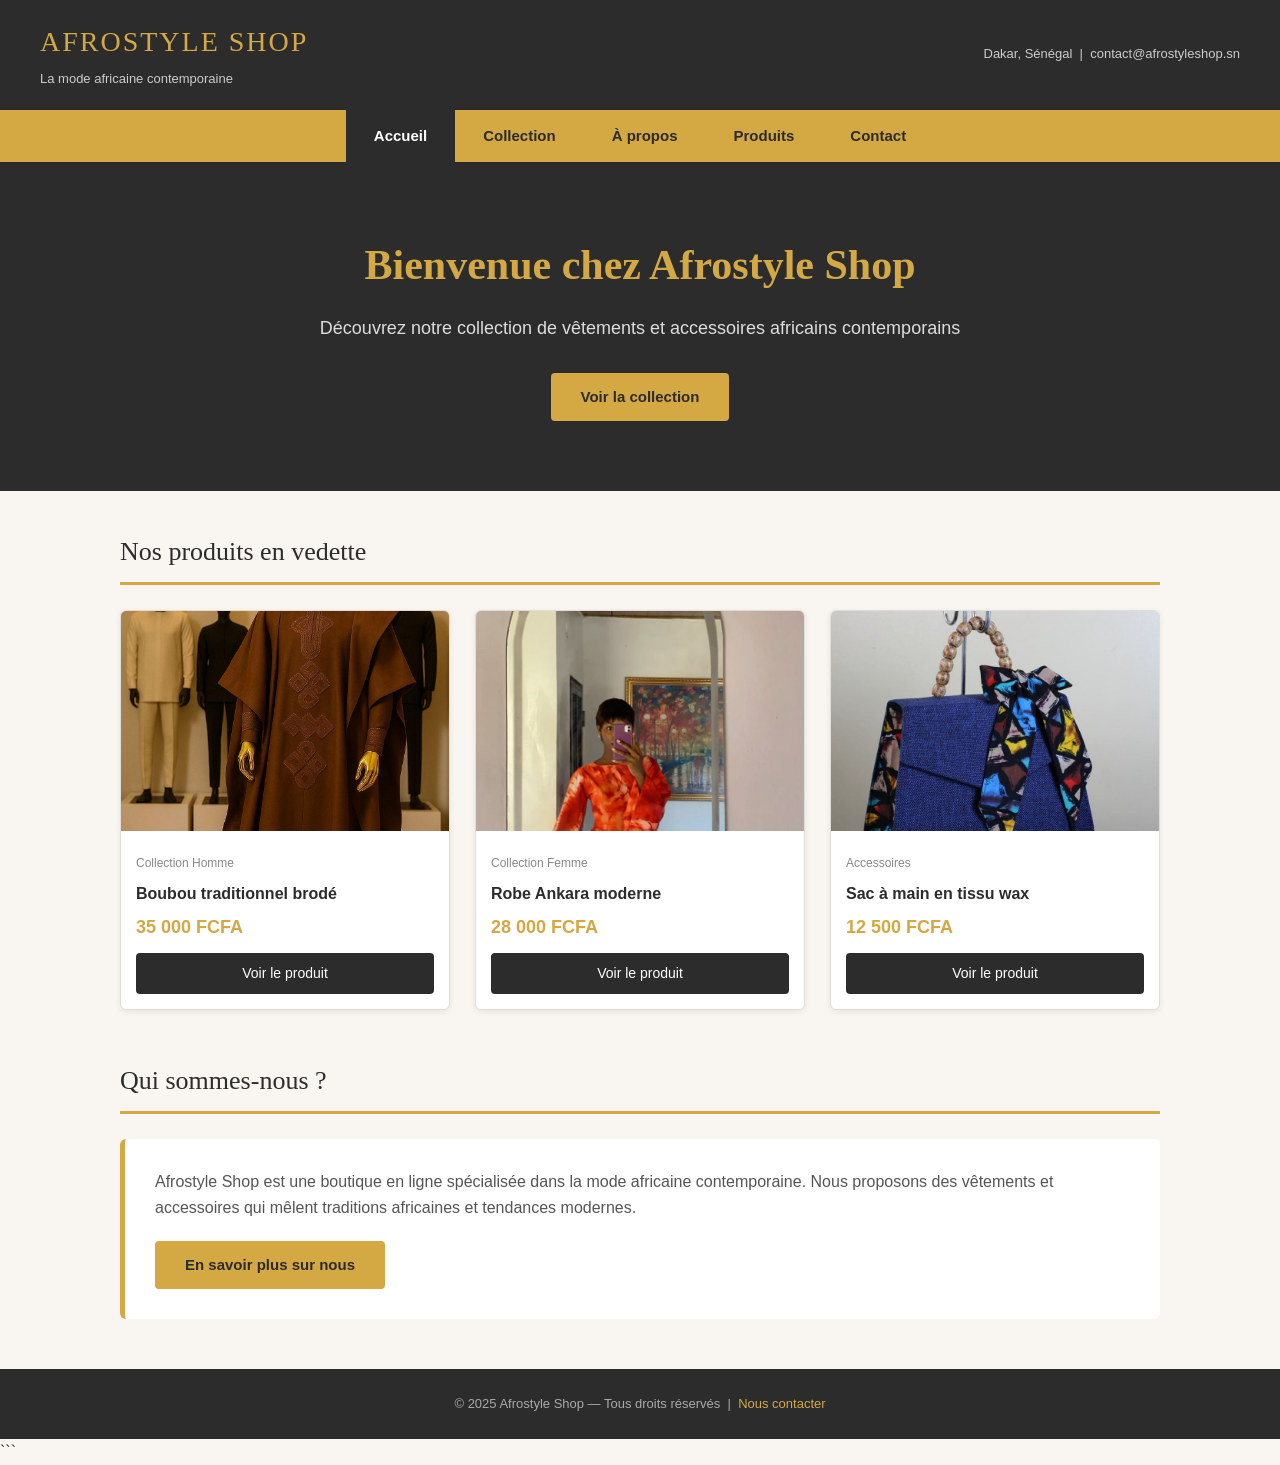
<file: index.html>
<!DOCTYPE html>

<html lang="fr">
<head>
    <meta charset="UTF-8">
    <meta name="viewport" content="width=device-width, initial-scale=1.0">
    <title>Afrostyle Shop - Accueil</title>
    <link rel="stylesheet" href="style.css">
</head>
<body>

            <!-- EN-TÊTE -->
    <div class="header">
    <div>
        <div class="logo">AFROSTYLE SHOP</div>
        <div class="slogan">La mode africaine contemporaine</div>
    </div>
    <div class="header-contact">
        Dakar, Sénégal &nbsp;|&nbsp; contact@afrostyleshop.sn
    </div>
</div>

            <!-- NAVIGATION -->
    <div class="nav">
    <ul>
        <li><a href="index.html" class="actif">Accueil</a></li>
        <li><a href="collection.html">Collection</a></li>
        <li><a href="about.html">À propos</a></li>
        <li><a href="products.html">Produits</a></li>
        <li><a href="contact.html">Contact</a></li>
    </ul>
    </div>

            <!-- BANNIÈRE -->
<div class="banniere">
    <h1>Bienvenue chez Afrostyle Shop</h1>
    <p>Découvrez notre collection de vêtements et accessoires africains contemporains</p>
    <a href="products.html" class="btn">Voir la collection</a>
</div>

        <!-- CONTENU PRINCIPAL -->
<div class="main">

                <!-- Produits en vedette -->
    <div class="titre-section">Nos produits en vedette</div>
    <div class="grille-produits">

        <div class="carte-produit">
            <img src="images/boubou-homme.jpg.jpeg" alt="Boubou Homme">
                <div class="info-produit">
                 <div class="categorie">Collection Homme</div>
                <h3>Boubou traditionnel brodé</h3>
                <div class="prix">35 000 FCFA</div>
                <a href="products.html" class="btn-ajouter">Voir le produit</a>
            </div>
        </div>

        <div class="carte-produit">
            <img src="images/robe ankara moderne.jpeg" alt="Robe Ankara Femme">
            <div class="info-produit">
                <div class="categorie">Collection Femme</div>
                  <h3>Robe Ankara moderne</h3>
                <div class="prix">28 000 FCFA</div>
                  <a href="products.html" class="btn-ajouter">Voir le produit</a>
            </div>
        </div>

        <div class="carte-produit">
            <img src="images/sac a main en tissu wax.jpeg" alt="Sac en tissu wax">
            <div class="info-produit">
                   <div class="categorie">Accessoires</div>
                <h3>Sac à main en tissu wax</h3>
                   <div class="prix">12 500 FCFA</div>
                <a href="products.html" class="btn-ajouter">Voir le produit</a>
            </div>
        </div>

    </div>
                <!-- rapide presentation  -->
        <div class="titre-section">Qui sommes-nous ?</div>
    <div class="presentation">
        <p>
            Afrostyle Shop est une boutique en ligne spécialisée dans la mode africaine contemporaine.
            Nous proposons des vêtements et accessoires qui mêlent traditions africaines et tendances modernes.
        </p>
         <a href="about.html" class="btn">En savoir plus sur nous</a>
    </div>

</div>

                <!-- PIED DE PAGE -->
<div class="footer">
     <p>&copy; 2025 Afrostyle Shop &mdash; Tous droits réservés &nbsp;|&nbsp;
       <a href="contact.html">Nous contacter</a>
    </p>
</div>
```

</body>
</html>
</file>
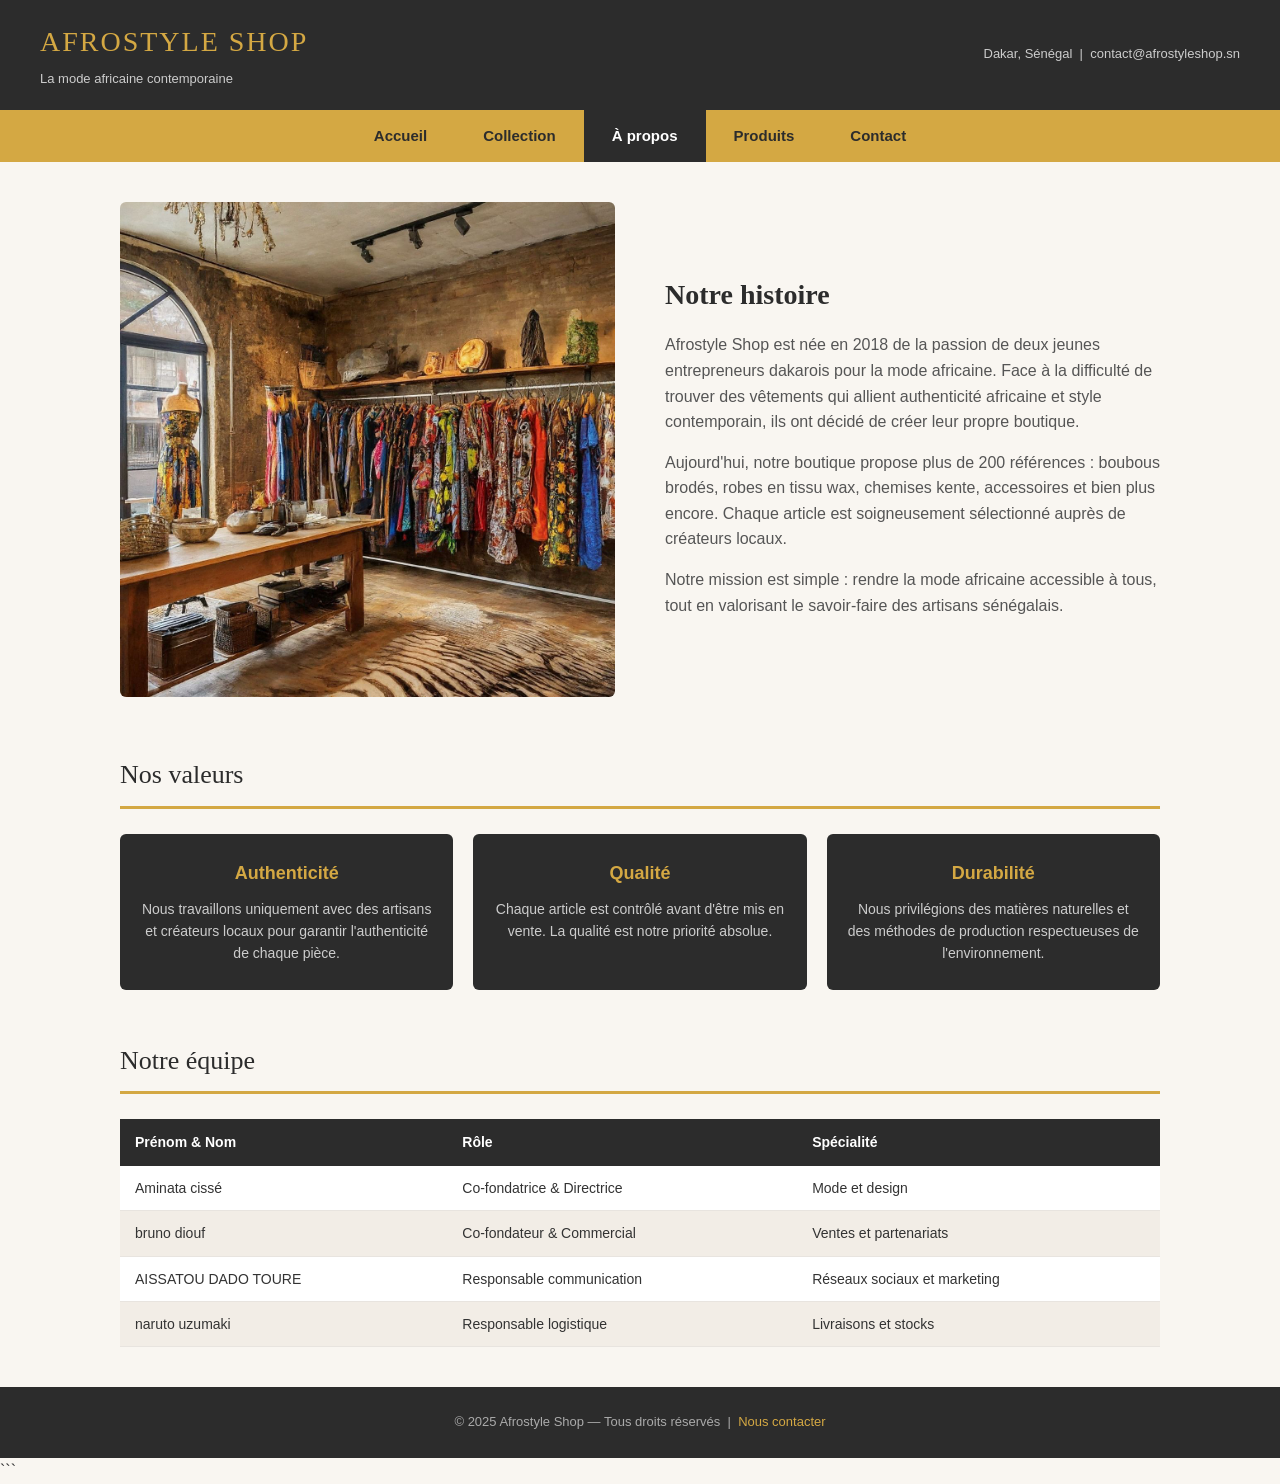
<file: about.html>
<!DOCTYPE html>

<html lang="fr">
<head>
    <meta charset="UTF-8">
    <meta name="viewport" content="width=device-width, initial-scale=1.0">
    <title>Afrostyle Shop - À propos</title>
    <link rel="stylesheet" href="style.css">
</head>
<body>

                <!-- EN-TÊTE -->
<div class="header">
    <div>
        <div class="logo">AFROSTYLE SHOP</div>
        <div class="slogan">La mode africaine contemporaine</div>
    </div>
        <div class="header-contact">
        Dakar, Sénégal &nbsp;|&nbsp; contact@afrostyleshop.sn
        </div>
</div>
            <!-- NAVIGATION -->
    <div class="nav">
    <ul>
        <li><a href="index.html">Accueil</a></li>
        <li><a href="collection.html">Collection</a></li>
        <li><a href="about.html" class="actif">À propos</a></li>
        <li><a href="products.html">Produits</a></li>
        <li><a href="contact.html">Contact</a></li>
        </ul>
</div>
              <!-- CONTENU PRINCIPAL -->
    <div class="main">
                <!-- Histoire de la boutique -->
    <div class="section-apropos">
        <div>
                <img src="images/Boutique afrostyle shop.jpeg" alt="Boutique Afrostyle Shop">
        </div>
        <div>
                <h2>Notre histoire</h2>
            <p>
                Afrostyle Shop est née en 2018 de la passion de deux jeunes entrepreneurs dakarois
                pour la mode africaine. Face à la difficulté de trouver des vêtements qui allient
                authenticité africaine et style contemporain, ils ont décidé de créer leur propre boutique.
            </p>
                <p>
                Aujourd'hui, notre boutique propose plus de 200 références : boubous brodés,
                robes en tissu wax, chemises kente, accessoires et bien plus encore.
                Chaque article est soigneusement sélectionné auprès de créateurs locaux.
            </p>
                <p>
                Notre mission est simple : rendre la mode africaine accessible à tous,
                tout en valorisant le savoir-faire des artisans sénégalais.
            </p>
        </div>
    </div>
                        <!-- Nos valeurs -->
        <div class="titre-section">Nos valeurs</div>
    <div class="valeurs">
        <div class="valeur-item">
            <h3>Authenticité</h3>
            <p>Nous travaillons uniquement avec des artisans et créateurs locaux pour garantir l'authenticité de chaque pièce.</p>
        </div>
            <div class="valeur-item">
            <h3>Qualité</h3>
            <p>Chaque article est contrôlé avant d'être mis en vente. La qualité est notre priorité absolue.</p>
        </div>

            <div class="valeur-item">
            <h3>Durabilité</h3>
            <p>Nous privilégions des matières naturelles et des méthodes de production respectueuses de l'environnement.</p>
        </div>

    </div>
                    <!-- Notre équipe -->
    <div class="titre-section">Notre équipe</div>
    <table>
        <thead>
            <tr>
                <th>Prénom &amp; Nom</th>
                    <th>Rôle</th>
                    <th>Spécialité</th>
            </tr>
        </thead>
        <tbody>
        <tr>
              <td>Aminata cissé</td>
                <td>Co-fondatrice &amp; Directrice</td>
           <td>Mode et design</td>
            </tr>
            <tr>
               <td>bruno diouf </td>
                    <td>Co-fondateur &amp; Commercial</td>
                    <td>Ventes et partenariats</td>
            </tr>
                <tr>
                    <td>AISSATOU DADO TOURE</td>
                    <td>Responsable communication</td>
                        <td> Réseaux sociaux et marketing</td>
            </tr>
            <tr>
                    <td>naruto uzumaki</td>
                        <td>Responsable logistique</td>
                <td>Livraisons et stocks</td>
                </tr>
        </tbody>
    </table>

</div>

<!-- PIED DE PAGE -->
<div class="footer">
    <p>&copy; 2025 Afrostyle Shop &mdash; Tous droits réservés &nbsp;|&nbsp;
       <a href="contact.html">Nous contacter</a>
    </p>
</div>
```

</body>
</html>
</file>
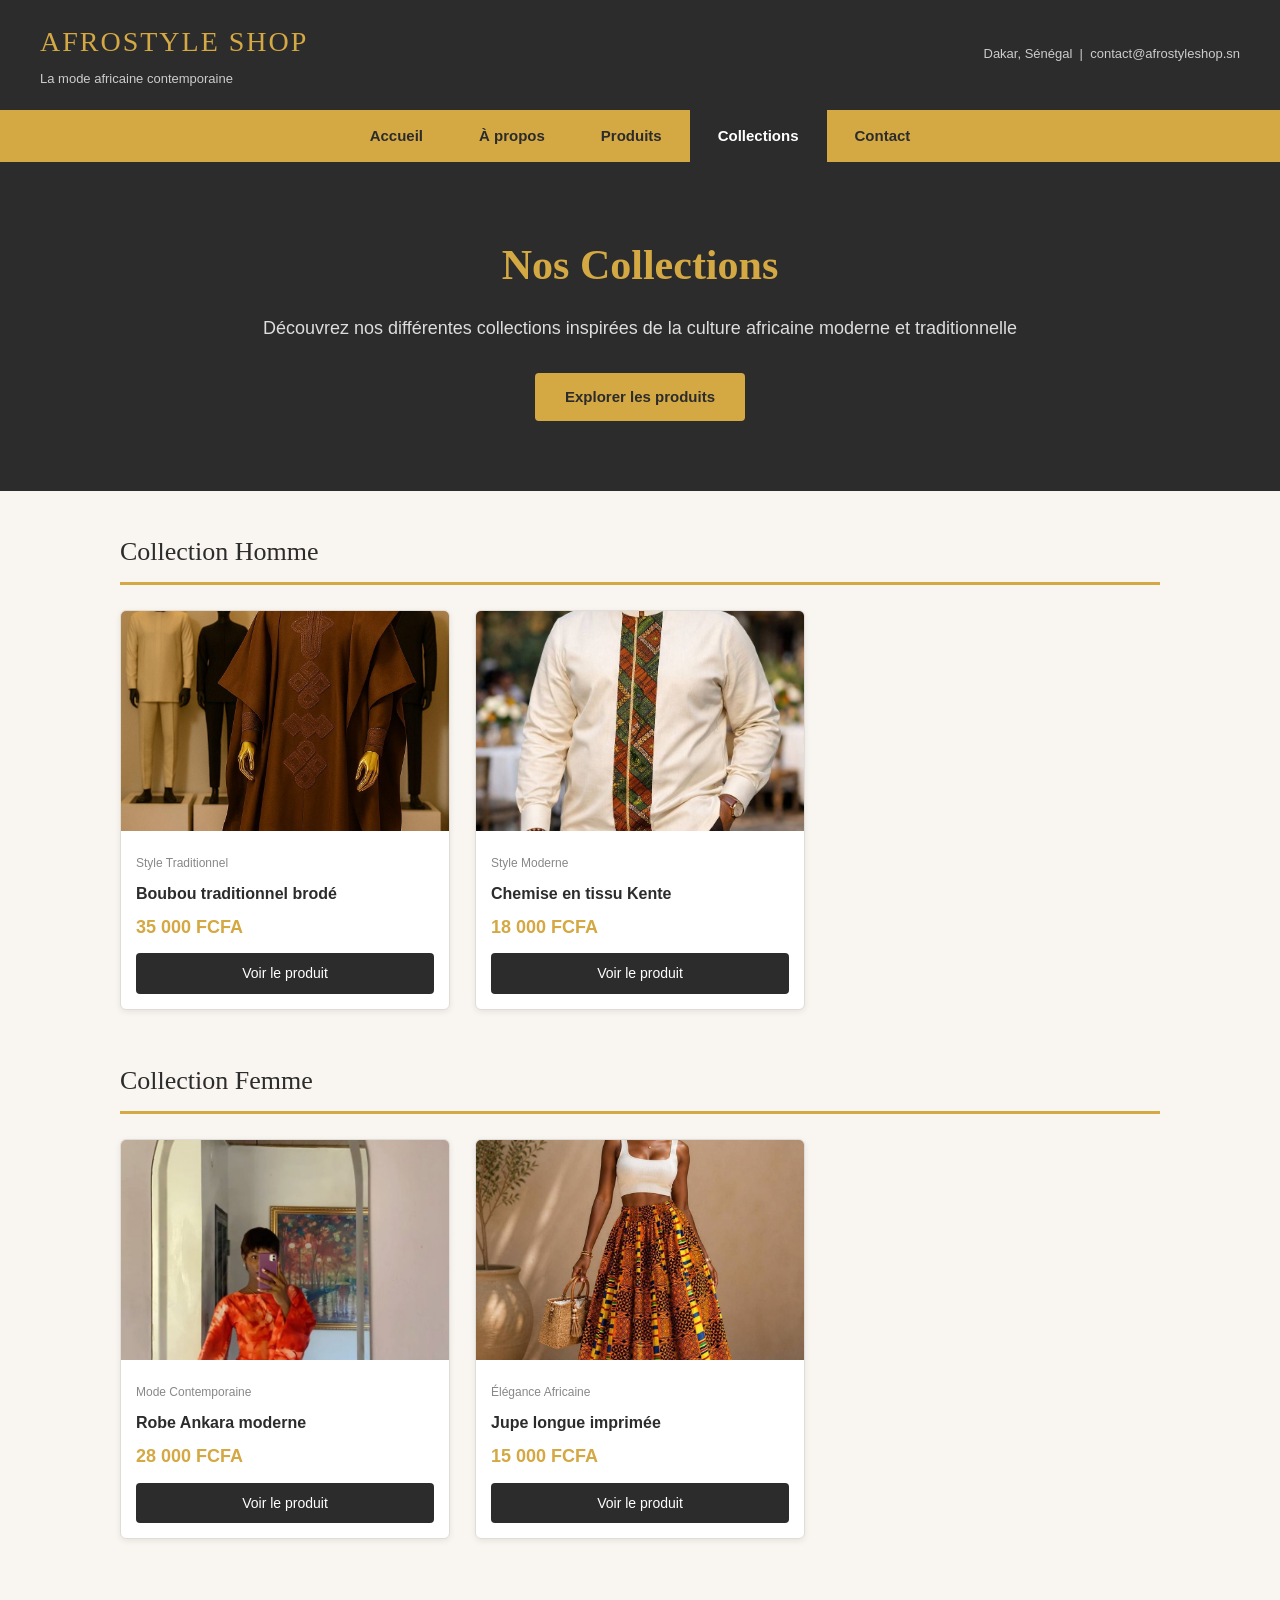
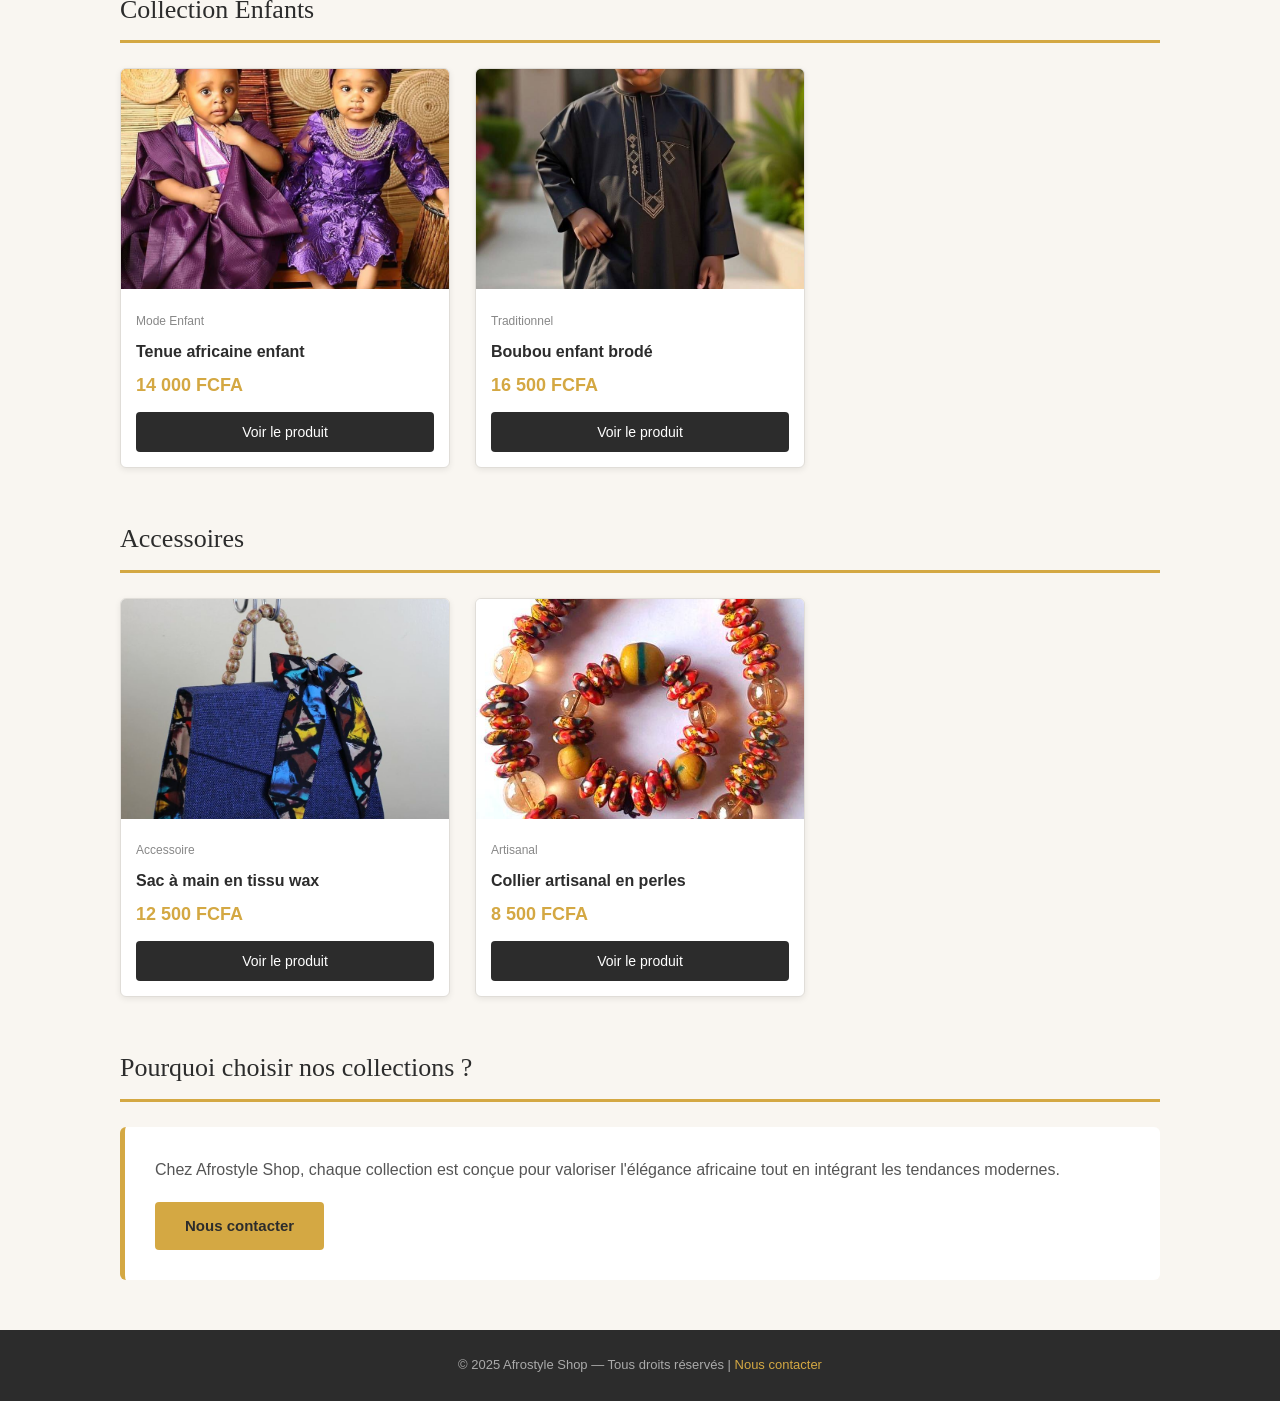
<file: Collection.html>
<!DOCTYPE html>
<html lang="en">
<head>
    <meta charset="UTF-8">
    <meta name="viewport" content="width=device-width, initial-scale=1.0">
    <title>afrostyle Shop - collection</title>
     <link rel="stylesheet" href="style.css">
</head>
<body>
             <!-- EN-TÊTE -->
    <div class="header">
        <div>
            <div class="logo">AFROSTYLE SHOP</div>
            <div class="slogan">La mode africaine contemporaine</div>
        </div>
        <div class="header-contact">
            Dakar, Sénégal &nbsp;|&nbsp; contact@afrostyleshop.sn
        </div>
    </div>
    <!-- NAVIGATION -->
    <div class="nav">
        <ul>
            <li><a href="index.html">Accueil</a></li>
            <li><a href="about.html">À propos</a></li>
            <li><a href="products.html">Produits</a></li>
            <li><a href="collection.html" class="actif">Collections</a></li>
               <li><a href="contact.html">Contact</a></li>
        </ul>
    </div>
                        <!-- BANNIÈRE -->
    <div class="banniere">
        <h1>Nos Collections</h1>
        <p>
            Découvrez nos différentes collections inspirées
            de la culture africaine moderne et traditionnelle
        </p>
         <a href="products.html" class="btn">
            Explorer les produits
        </a>
    </div>
                        <!-- CONTENU PRINCIPAL -->

         <div class="main">
                  <!-- Collection Homme -->
        <div class="titre-section">Collection Homme</div>
        <div class="grille-produits">
            <div class="carte-produit">
                <img src="images/boubou-homme.jpg.jpeg" alt="Boubou Homme">
          <div class="info-produit">
                      <div class="categorie">
                        Style Traditionnel
           </div>
                    <h3>Boubou traditionnel brodé</h3>
                    <div class="prix">
                        35 000 FCFA
                         </div>
              <a href="products.html" class="btn-ajouter">
                 Voir le produit
                      </a>    
            </div>
   </div>
            <div class="carte-produit">
                <img src="images/chemise kente2.jpg" alt="Chemise Kente">
                <div class="info-produit">
                         <div class="categorie">
                        Style Moderne
                    </div>
                    <h3>Chemise en tissu Kente</h3>
                    <div class="prix">
                        18 000 FCFA
                    </div>
                    <a href="products.html" class="btn-ajouter">
                        Voir le produit
                    </a>
                      </div>
             </div>
         </div>
                     <!-- Collection Femme -->

    <div class="titre-section">Collection Femme</div>
         <div class="grille-produits">
            <div class="carte-produit">
                <img src="images/robe ankara moderne.jpeg" alt="Robe Ankara">
                <div class="info-produit">
                    <div class="categorie">
                        Mode Contemporaine
                    </div>
                    <h3>Robe Ankara moderne</h3>
                        <div class="prix">
                        28 000 FCFA
                    </div>
                        <a href="products.html" class="btn-ajouter">
                        Voir le produit
                    </a>
                </div>
            </div>
            <div class="carte-produit">
                <img src="images/Jupe Longue2 (1).jpg" alt="Jupe Longue">
                <div class="info-produit">
                    <div class="categorie">
                         Élégance Africaine
              </div>
              <h3>Jupe longue imprimée</h3>
               <div class="prix">
                15 000 FCFA
            </div>
             <a href="products.html" class="btn-ajouter">
                  Voir le produit
              </a>
                </div>
               </div>
        </div>
                     <!-- Collection Enfants -->
        <div class="titre-section">Collection Enfants</div>
    <div class="grille-produits">
        <div class="carte-produit">
        <img src="images/tenue-enfant-africaine.jpg" alt="Tenue Enfant">
        <div class="info-produit">
            <div class="categorie">
                Mode Enfant
            </div>
            <h3>Tenue africaine enfant</h3>
            <div class="prix">
                14 000 FCFA
            </div>
            <a href="products.html" class="btn-ajouter">
                Voir le produit
            </a>
        </div>
    </div>
    <div class="carte-produit">
        <img src="images/Boubou enfant brodé.jpg" alt="Boubou Enfant">
        <div class="info-produit">
            <div class="categorie">
                Traditionnel
            </div>
            <h3>Boubou enfant brodé</h3>
            <div class="prix">
                16 500 FCFA
            </div>
            <a href="products.html" class="btn-ajouter">
                Voir le produit
            </a>
            </div>
      </div>
        </div>
            <!-- Accessoires -->
        <div class="titre-section">Accessoires</div>
        <div class="grille-produits">
            <div class="carte-produit">
                <img src="images/sac a main en tissu wax.jpeg" alt="Sac Wax">
                <div class="info-produit">
                    <div class="categorie">
                        Accessoire
                    </div>
                    <h3>Sac à main en tissu wax</h3>
                    <div class="prix">
                        12 500 FCFA
                    </div>
                    <a href="products.html" class="btn-ajouter">
                        Voir le produit
                    </a>
                </div>
            </div>
            <div class="carte-produit">
                <img src="images/Collier artisanal en perles.jpg" alt="Collier">
                <div class="info-produit">
                    <div class="categorie">
                        Artisanal
                    </div>
                    <h3>Collier artisanal en perles</h3>
                    <div class="prix">
                        8 500 FCFA
                    </div>
                    <a href="products.html" class="btn-ajouter">
                        Voir le produit
                    </a>
                </div>
            </div>
        </div>
        <!-- Présentation -->
        <div class="titre-section">
            Pourquoi choisir nos collections ?
        </div>
        <div class="presentation">
            <p>
                Chez Afrostyle Shop, chaque collection est conçue
                pour valoriser l'élégance africaine tout en intégrant
                les tendances modernes.
            </p>
            <a href="contact.html" class="btn">
                Nous contacter
            </a>
        </div>
    </div>
                  <!-- PIED DE PAGE -->
    <div class="footer">
        <p>
            &copy; 2025 Afrostyle Shop —
            Tous droits réservés |
            <a href="contact.html">Nous contacter</a>
        </p>
    </div>
</body>
</html>
</file>
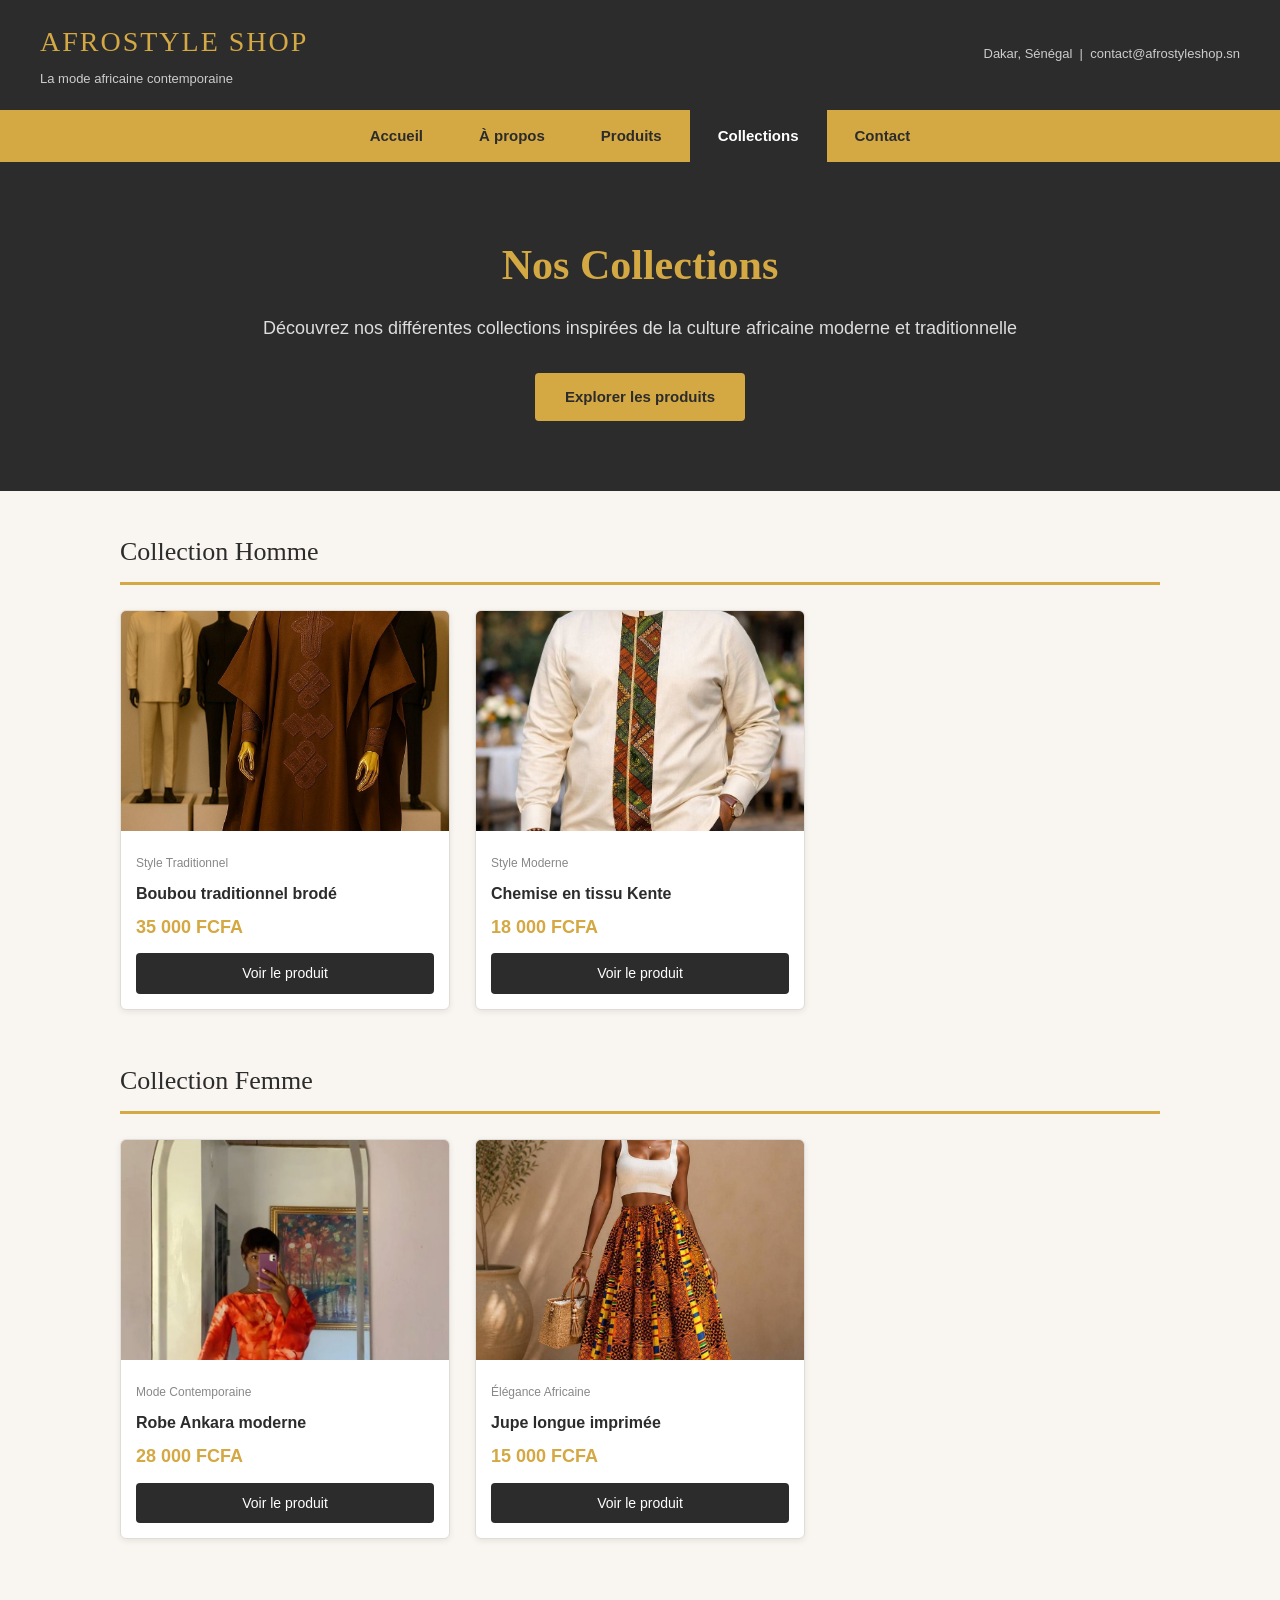
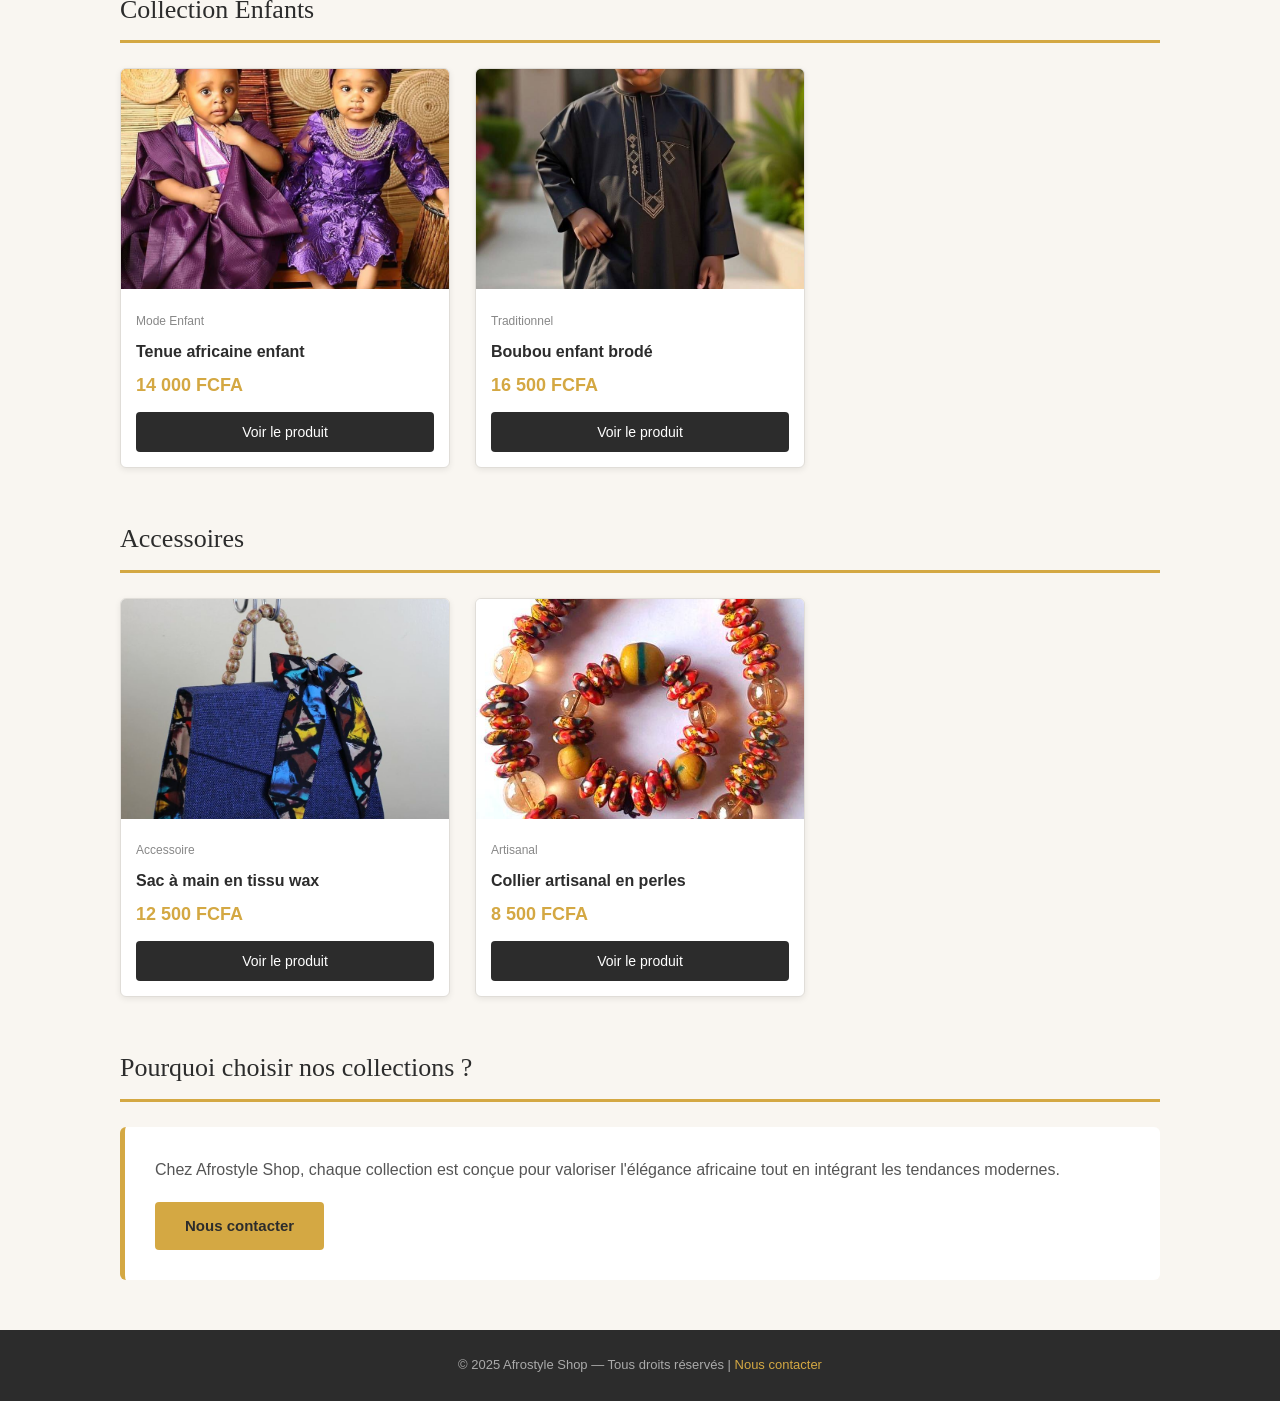
<file: collection.html>
<!DOCTYPE html>
<html lang="en">
<head>
    <meta charset="UTF-8">
    <meta name="viewport" content="width=device-width, initial-scale=1.0">
    <title>afrostyle Shop - collection</title>
     <link rel="stylesheet" href="style.css">
</head>
<body>
             <!-- EN-TÊTE -->
    <div class="header">
        <div>
            <div class="logo">AFROSTYLE SHOP</div>
            <div class="slogan">La mode africaine contemporaine</div>
        </div>
        <div class="header-contact">
            Dakar, Sénégal &nbsp;|&nbsp; contact@afrostyleshop.sn
        </div>
    </div>
    <!-- NAVIGATION -->
    <div class="nav">
        <ul>
            <li><a href="index.html">Accueil</a></li>
            <li><a href="about.html">À propos</a></li>
            <li><a href="products.html">Produits</a></li>
            <li><a href="collection.html" class="actif">Collections</a></li>
               <li><a href="contact.html">Contact</a></li>
        </ul>
    </div>
                        <!-- BANNIÈRE -->
    <div class="banniere">
        <h1>Nos Collections</h1>
        <p>
            Découvrez nos différentes collections inspirées
            de la culture africaine moderne et traditionnelle
        </p>
         <a href="products.html" class="btn">
            Explorer les produits
        </a>
    </div>
                        <!-- CONTENU PRINCIPAL -->

         <div class="main">
                  <!-- Collection Homme -->
        <div class="titre-section">Collection Homme</div>
        <div class="grille-produits">
            <div class="carte-produit">
                <img src="images/boubou-homme.jpg.jpeg" alt="Boubou Homme">
          <div class="info-produit">
                      <div class="categorie">
                        Style Traditionnel
           </div>
                    <h3>Boubou traditionnel brodé</h3>
                    <div class="prix">
                        35 000 FCFA
                         </div>
              <a href="products.html" class="btn-ajouter">
                 Voir le produit
                      </a>    
            </div>
   </div>
            <div class="carte-produit">
                <img src="images/chemise kente2.jpg" alt="Chemise Kente">
                <div class="info-produit">
                         <div class="categorie">
                        Style Moderne
                    </div>
                    <h3>Chemise en tissu Kente</h3>
                    <div class="prix">
                        18 000 FCFA
                    </div>
                    <a href="products.html" class="btn-ajouter">
                        Voir le produit
                    </a>
                      </div>
             </div>
         </div>
                     <!-- Collection Femme -->

    <div class="titre-section">Collection Femme</div>
         <div class="grille-produits">
            <div class="carte-produit">
                <img src="images/robe ankara moderne.jpeg" alt="Robe Ankara">
                <div class="info-produit">
                    <div class="categorie">
                        Mode Contemporaine
                    </div>
                    <h3>Robe Ankara moderne</h3>
                        <div class="prix">
                        28 000 FCFA
                    </div>
                        <a href="products.html" class="btn-ajouter">
                        Voir le produit
                    </a>
                </div>
            </div>
            <div class="carte-produit">
                <img src="images/Jupe Longue2 (1).jpg" alt="Jupe Longue">
                <div class="info-produit">
                    <div class="categorie">
                         Élégance Africaine
              </div>
              <h3>Jupe longue imprimée</h3>
               <div class="prix">
                15 000 FCFA
            </div>
             <a href="products.html" class="btn-ajouter">
                  Voir le produit
              </a>
                </div>
               </div>
        </div>
                     <!-- Collection Enfants -->
        <div class="titre-section">Collection Enfants</div>
    <div class="grille-produits">
        <div class="carte-produit">
        <img src="images/tenue-enfant-africaine.jpg" alt="Tenue Enfant">
        <div class="info-produit">
            <div class="categorie">
                Mode Enfant
            </div>
            <h3>Tenue africaine enfant</h3>
            <div class="prix">
                14 000 FCFA
            </div>
            <a href="products.html" class="btn-ajouter">
                Voir le produit
            </a>
        </div>
    </div>
    <div class="carte-produit">
        <img src="images/Boubou enfant brodé.jpg" alt="Boubou Enfant">
        <div class="info-produit">
            <div class="categorie">
                Traditionnel
            </div>
            <h3>Boubou enfant brodé</h3>
            <div class="prix">
                16 500 FCFA
            </div>
            <a href="products.html" class="btn-ajouter">
                Voir le produit
            </a>
            </div>
      </div>
        </div>
            <!-- Accessoires -->
        <div class="titre-section">Accessoires</div>
        <div class="grille-produits">
            <div class="carte-produit">
                <img src="images/sac a main en tissu wax.jpeg" alt="Sac Wax">
                <div class="info-produit">
                    <div class="categorie">
                        Accessoire
                    </div>
                    <h3>Sac à main en tissu wax</h3>
                    <div class="prix">
                        12 500 FCFA
                    </div>
                    <a href="products.html" class="btn-ajouter">
                        Voir le produit
                    </a>
                </div>
            </div>
            <div class="carte-produit">
                <img src="images/Collier artisanal en perles.jpg" alt="Collier">
                <div class="info-produit">
                    <div class="categorie">
                        Artisanal
                    </div>
                    <h3>Collier artisanal en perles</h3>
                    <div class="prix">
                        8 500 FCFA
                    </div>
                    <a href="products.html" class="btn-ajouter">
                        Voir le produit
                    </a>
                </div>
            </div>
        </div>
        <!-- Présentation -->
        <div class="titre-section">
            Pourquoi choisir nos collections ?
        </div>
        <div class="presentation">
            <p>
                Chez Afrostyle Shop, chaque collection est conçue
                pour valoriser l'élégance africaine tout en intégrant
                les tendances modernes.
            </p>
            <a href="contact.html" class="btn">
                Nous contacter
            </a>
        </div>
    </div>
                  <!-- PIED DE PAGE -->
    <div class="footer">
        <p>
            &copy; 2025 Afrostyle Shop —
            Tous droits réservés |
            <a href="contact.html">Nous contacter</a>
        </p>
    </div>
</body>
</html>
</file>
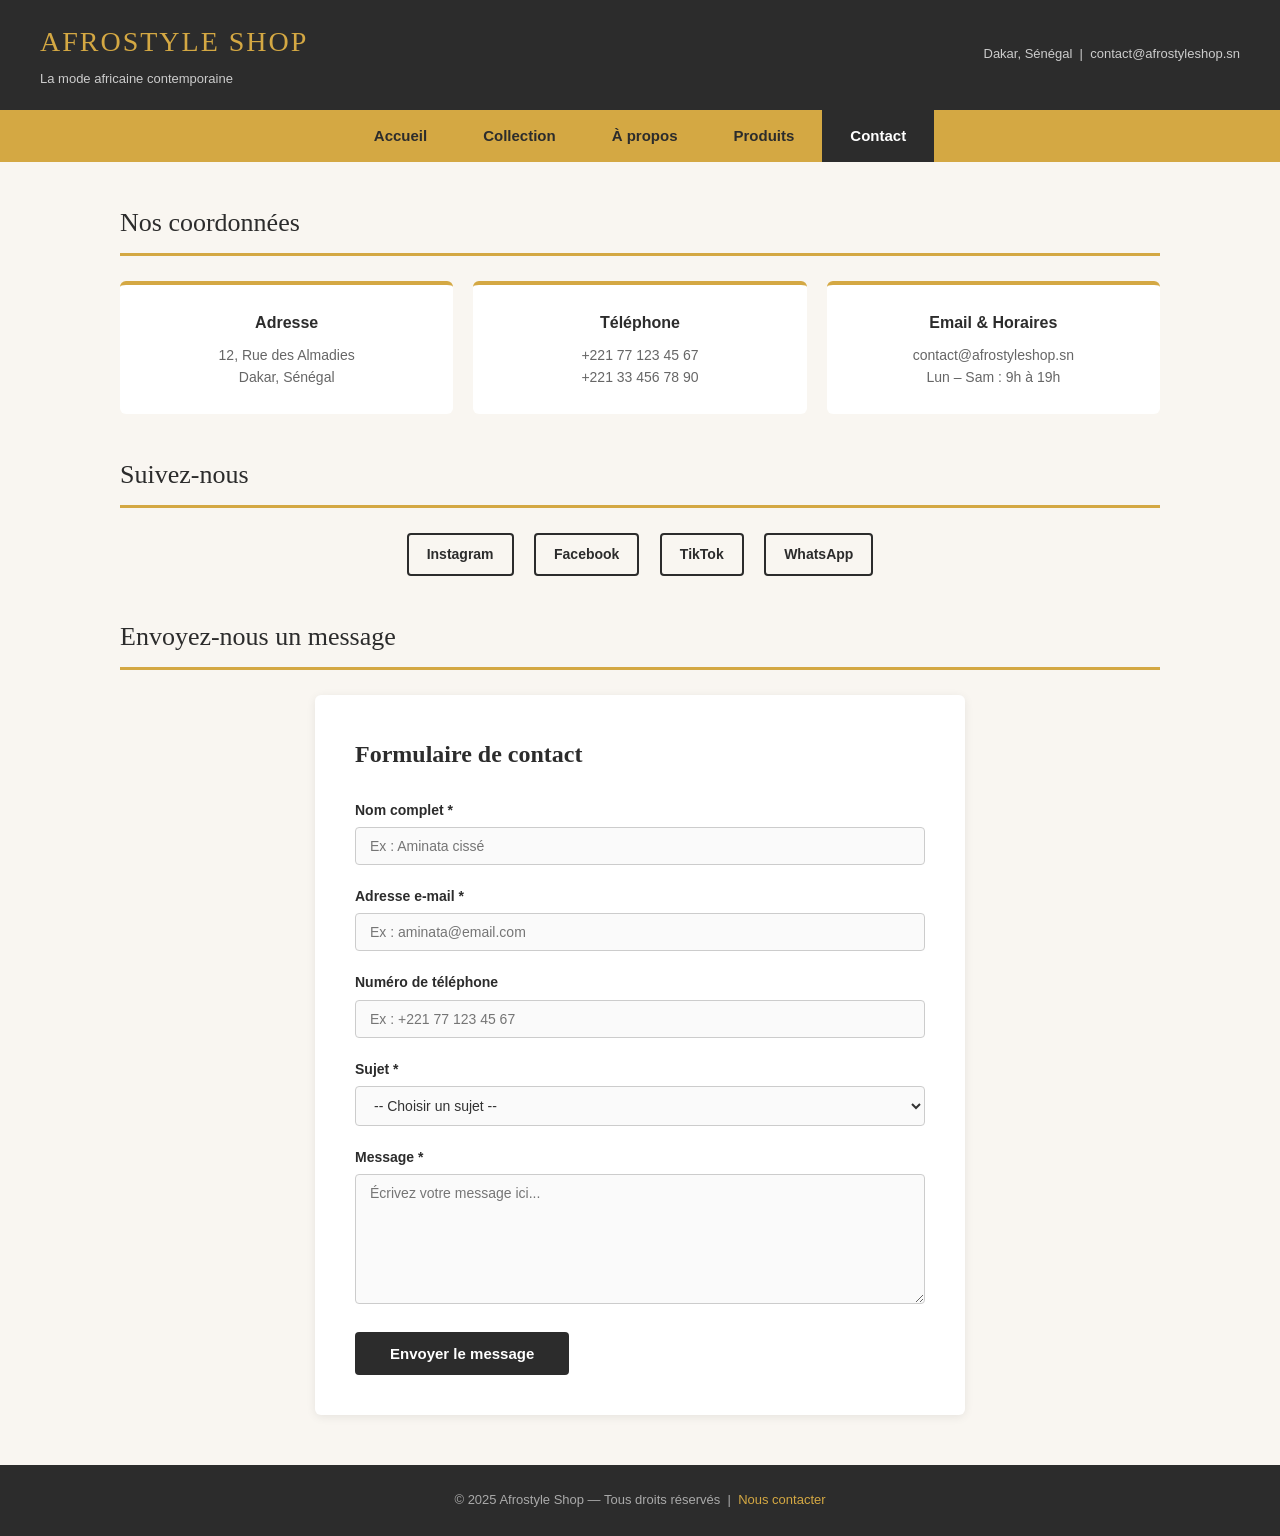
<file: contact.html>
<!DOCTYPE html>

<html lang="fr">
<head>
    <meta charset="UTF-8">
    <meta name="viewport" content="width=device-width, initial-scale=1.0">
    <title>Afrostyle Shop - Contact</title>
    <link rel="stylesheet" href="style.css">
</head>
<body>

            <!-- EN-TÊTE -->
<div class="header">
    <div>
        <div class="logo">AFROSTYLE SHOP</div>
        <div class="slogan">La mode africaine contemporaine</div>
    </div>
    <div class="header-contact">
        Dakar, Sénégal &nbsp;|&nbsp; contact@afrostyleshop.sn
    </div>
</div>

        <!-- NAVIGATION -->
<div class="nav">
    <ul>
        <li><a href="index.html">Accueil</a></li>
        <li><a href="collection.html">Collection</a></li>
        <li><a href="about.html">À propos</a></li>
        <li><a href="products.html">Produits</a></li>
        <li><a href="contact.html" class="actif">Contact</a></li>
    </ul>
</div>

        <!-- CONTENU PRINCIPAL -->
<div class="main">

            <!-- Informations de contact -->
    <div class="titre-section">Nos coordonnées</div>
    <div class="info-contact">

      
      
      <div class="contact-item">
            <h3>Adresse</h3>
            <p>12, Rue des Almadies<br>Dakar, Sénégal</p>
        </div>
        <div class="contact-item">
            <h3>Téléphone</h3>
            <p>+221 77 123 45 67<br>+221 33 456 78 90</p>
        </div>
        <div class="contact-item">
            <h3>Email &amp; Horaires</h3>
            <p>contact@afrostyleshop.sn<br>Lun – Sam : 9h à 19h</p>
        </div>
    </div>
    
    
    
    <!-- Réseaux sociaux -->
    <div class="titre-section">Suivez-nous</div>
    <div class="reseaux-sociaux">
        <a href="#">Instagram</a>
        <a href="#">Facebook</a>
        <a href="#">TikTok</a>
        <a href="#">WhatsApp</a>
    </div>
            <!-- Formulaire de contact -->
    <div class="titre-section">Envoyez-nous un message</div>
    <div class="formulaire-contact">
        <h2>Formulaire de contact</h2>
        <form action="#" method="post">
            <div class="champ">
                <label for="nom">Nom complet *</label>
                <input type="text" id="nom" name="nom" placeholder="Ex : Aminata cissé" required>
            </div>
            <div class="champ">
                <label for="email">Adresse e-mail *</label>
                <input type="email" id="email" name="email" placeholder="Ex : aminata@email.com" required>
            </div>
            <div class="champ">
                <label for="telephone">Numéro de téléphone</label>
                <input type="tel" id="telephone" name="telephone" placeholder="Ex : +221 77 123 45 67">
            </div>


            
            <div class="champ">
                <label for="sujet">Sujet *</label>
                  <select id="sujet" name="sujet" required>
                        <option value="">-- Choisir un sujet --</option>
                        <option value="commande">Question sur une commande</option>
                     <option value="produit">Renseignement sur un produit</option>
                    <option value="livraison">Information sur la livraison</option>
                    <option value="partenariat">Proposition de partenariat</option>
                    <option value="autre">Autre</option>
                    </select>
            </div>

            <div class="champ">
                   <label for="message">Message *</label>
                <textarea id="message" name="message" placeholder="Écrivez votre message ici..." required></textarea>
            </div>

            <button type="submit" class="btn-envoyer">Envoyer le message</button>

        </form>
    </div>

</div>

        <!-- PIED DE PAGE -->
<div class="footer">
    <p>&copy; 2025 Afrostyle Shop &mdash; Tous droits réservés &nbsp;|&nbsp;
       <a href="contact.html">Nous contacter</a>
    </p>
</div>

</body>
</html>
</file>
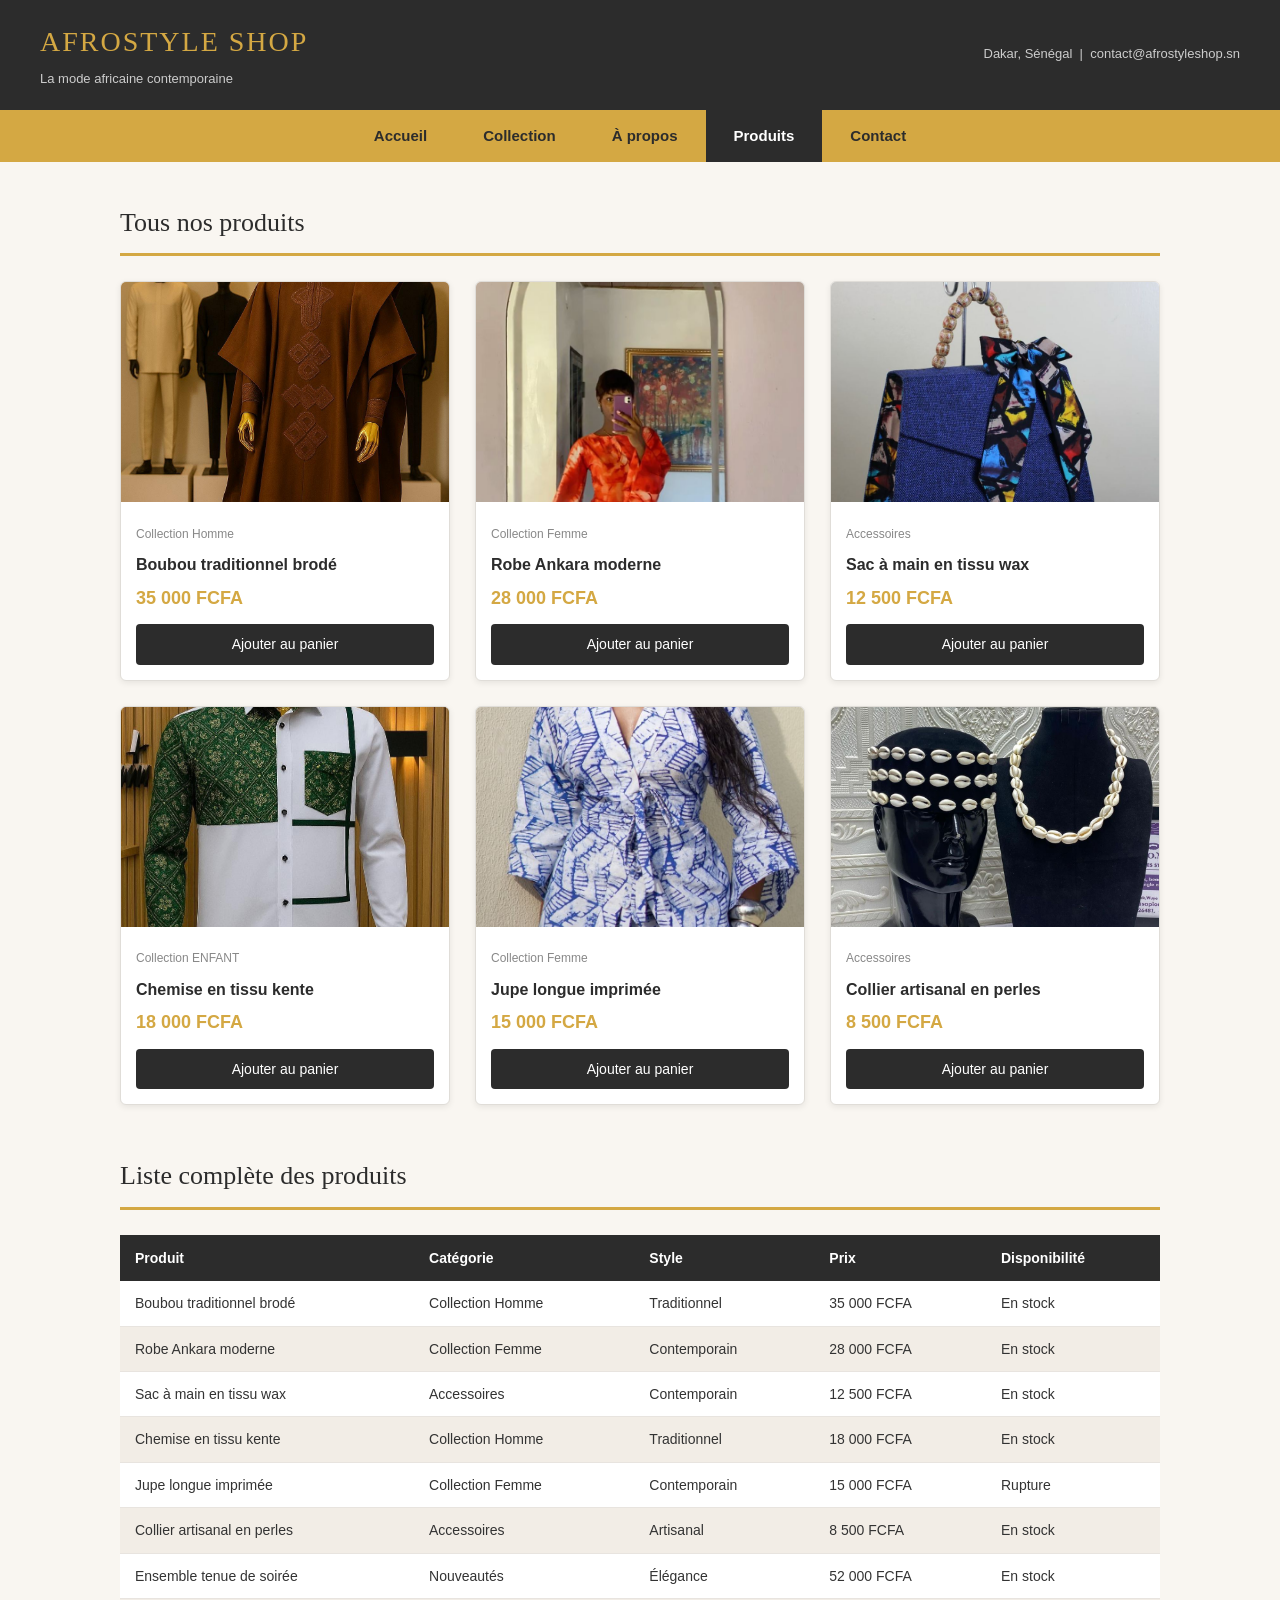
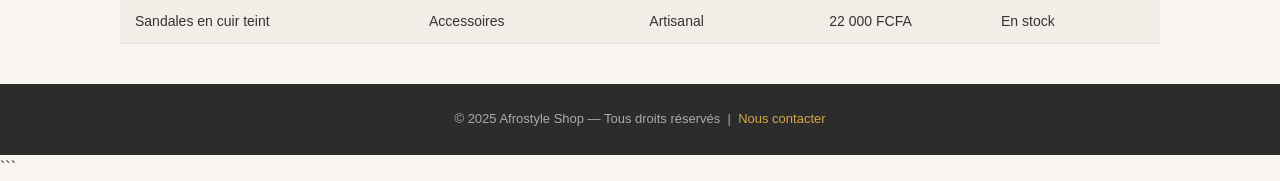
<file: products.html>
<!DOCTYPE html>

<html lang="fr">
<head>
    <meta charset="UTF-8">
    <meta name="viewport" content="width=device-width, initial-scale=1.0">
    <title>Afrostyle Shop - Produits</title>
    <link rel="stylesheet" href="style.css">
</head>
<body>
<!-- EN-TÊTE -->
<div class="header">
    <div>
        <div class="logo">AFROSTYLE SHOP</div>
        <div class="slogan">La mode africaine contemporaine</div>
    </div>
    <div class="header-contact">
        Dakar, Sénégal &nbsp;|&nbsp; contact@afrostyleshop.sn
    </div>
</div>

<!-- NAVIGATION -->
<div class="nav">
    <ul>
        <li><a href="index.html">Accueil</a></li>
        <li><a href="collection.html">Collection</a></li>
        <li><a href="about.html">À propos</a></li>
        <li><a href="products.html" class="actif">Produits</a></li>
        <li><a href="contact.html">Contact</a></li>
    </ul>
</div>

<!-- CONTENU PRINCIPAL -->
<div class="main">

    <!-- Grille de produits -->
    <div class="titre-section">Tous nos produits</div>
    <div class="grille-produits">

        <div class="carte-produit">
            <img src="images/boubou-homme.jpg.jpeg" alt="Boubou Homme">
            <div class="info-produit">
                <div class="categorie">Collection Homme</div>
                <h3>Boubou traditionnel brodé</h3>
                <div class="prix">35 000 FCFA</div>
                <a href="#" class="btn-ajouter">Ajouter au panier</a>
            </div>
        </div>

        <div class="carte-produit">
            <img src="images/robe ankara moderne.jpeg" alt="Robe Ankara">
            <div class="info-produit">
                <div class="categorie">Collection Femme</div>
                <h3>Robe Ankara moderne</h3>
                <div class="prix">28 000 FCFA</div>
                <a href="#" class="btn-ajouter">Ajouter au panier</a>
            </div>
        </div>

        <div class="carte-produit">
            <img src="images/sac a main en tissu wax.jpeg" alt="Sac wax">
            <div class="info-produit">
                <div class="categorie">Accessoires</div>
                <h3>Sac à main en tissu wax</h3>
                <div class="prix">12 500 FCFA</div>
                <a href="#" class="btn-ajouter">Ajouter au panier</a>
            </div>
        </div>

        <div class="carte-produit">
            <img src="images/chemise-kente.jpeg" alt="Chemise Kente">
            <div class="info-produit">
                <div class="categorie">Collection ENFANT </div>
                <h3>Chemise en tissu kente</h3>
                <div class="prix">18 000 FCFA</div>
                <a href="#" class="btn-ajouter">Ajouter au panier</a>
            </div>
        </div>

        <div class="carte-produit">
            <img src="images/jupe africaine .jpeg" alt="Jupe africaine">
            <div class="info-produit">
                <div class="categorie">Collection Femme</div>
                <h3>Jupe longue imprimée</h3>
                <div class="prix">15 000 FCFA</div>
                <a href="#" class="btn-ajouter">Ajouter au panier</a>
            </div>
        </div>

        <div class="carte-produit">
            <img src="images/collier perle.jpeg" alt="Bijoux artisanaux">
            <div class="info-produit">
                <div class="categorie">Accessoires</div>
                <h3>Collier artisanal en perles</h3>
                <div class="prix">8 500 FCFA</div>
                <a href="#" class="btn-ajouter">Ajouter au panier</a>
            </div>
        </div>

    </div>

    <!-- Tableau récapitulatif -->
    <div class="titre-section">Liste complète des produits</div>
    <table>
        <thead>
            <tr>
                <th>Produit</th>
                <th>Catégorie</th>
                <th>Style</th>
                <th>Prix</th>
                <th>Disponibilité</th>
            </tr>
        </thead>
        <tbody>
            <tr>
                <td>Boubou traditionnel brodé</td>
                <td>Collection Homme</td>
                <td>Traditionnel</td>
                <td>35 000 FCFA</td>
                <td>En stock</td>
            </tr>
            <tr>
                <td>Robe Ankara moderne</td>
                <td>Collection Femme</td>
                <td>Contemporain</td>
                <td>28 000 FCFA</td>
                <td>En stock</td>
            </tr>
            <tr>
                <td>Sac à main en tissu wax</td>
                <td>Accessoires</td>
                <td>Contemporain</td>
                <td>12 500 FCFA</td>
                <td>En stock</td>
            </tr>
            <tr>
                <td>Chemise en tissu kente</td>
                <td>Collection Homme</td>
                <td>Traditionnel</td>
                <td>18 000 FCFA</td>
                <td>En stock</td>
            </tr>
            <tr>
                <td>Jupe longue imprimée</td>
                <td>Collection Femme</td>
                <td>Contemporain</td>
                <td>15 000 FCFA</td>
                <td>Rupture</td>
            </tr>
            <tr>
                <td>Collier artisanal en perles</td>
                <td>Accessoires</td>
                <td>Artisanal</td>
                <td>8 500 FCFA</td>
                <td>En stock</td>
            </tr>
            <tr>
                <td>Ensemble tenue de soirée</td>
                <td>Nouveautés</td>
                <td>Élégance</td>
                <td>52 000 FCFA</td>
                <td>En stock</td>
            </tr>
            <tr>
                <td>Sandales en cuir teint</td>
                <td>Accessoires</td>
                <td>Artisanal</td>
                <td>22 000 FCFA</td>
                <td>En stock</td>
            </tr>
        </tbody>
    </table>

</div>

        <!-- PIED DE PAGE -->
<div class="footer">
    <p>&copy; 2025 Afrostyle Shop &mdash; Tous droits réservés &nbsp;|&nbsp;
       <a href="contact.html">Nous contacter</a>
    </p>
</div>
```

</body>
</html>
</file>
<file: style.css>
/* AFROSTYLE SHOP - style.css  */
 
    /* --- Reset & Base --- */
* {
    margin: 0;
    padding: 0;
    box-sizing: border-box;
}

:root {
    --couleur-principale: #2c2c2c;
    --couleur-accent: #d4a843;
    --couleur-fond: #f9f6f1;
    --couleur-texte: #333333;
    --police-titre: 'Georgia', serif;
    --police-corps: 'Arial', sans-serif;
}

body {
    font-family: var(--police-corps);
    background-color: var(--couleur-fond);
    color: var(--couleur-texte);
    line-height: 1.6;
}

/* --- En-tête --- */
.header {
    background-color: var(--couleur-principale);
    color: white;
    padding: 20px 40px;
    display: flex;
    align-items: center;
    justify-content: space-between;
}

.header .logo {
    font-family: var(--police-titre);
    font-size: 28px;
    color: var(--couleur-accent);
    letter-spacing: 2px;
}

.header .slogan {
    font-size: 13px;
    color: #cccccc;
    margin-top: 4px;
}

.header .header-contact {
    color: #cccccc;
    font-size: 13px;
}

    /* --- Navigation --- */
.nav {
    background-color: var(--couleur-accent);
}

.nav ul {
        list-style: none;
    display: flex;
    justify-content: center;
        padding: 0;
    margin: 0;
}

.nav ul li a {
    display: block;
        padding: 14px 28px;
    color: var(--couleur-principale);
    text-decoration: none;
       font-weight: bold;
    font-size: 15px;
    transition: background-color 0.3s;
}
.nav ul li a:hover,
.nav ul li a.actif {
    background-color: var(--couleur-principale);
    color: white;
}

    /* --- Bannière --- */
.banniere {
    background-color: var(--couleur-principale);
    color: white;
    text-align: center;
    padding: 70px 20px;
}

.banniere h1 {
    font-family: var(--police-titre);
    font-size: 42px;
    color: var(--couleur-accent);
    margin-bottom: 15px;
}
.banniere p {
    font-size: 18px;
    color: #dddddd;
    margin-bottom: 30px;
}
/* PAGE COLLECTION */

.collection-banner {
    text-align: center;
}

.collection-description {
    margin-bottom: 40px;
}

.collection-description p {
    font-size: 16px;
    color: #555555;
}


.btn {
    display: inline-block;
       background-color: var(--couleur-accent);
    color: var(--couleur-principale);
    padding: 12px 30px;
    text-decoration: none;
        font-weight: bold;
    border-radius: 4px;
    font-size: 15px;
    transition: background-color 0.3s;
}
.btn:hover {
    background-color: #c49835;
}

/* --- Contenu principal --- */
.main {
    max-width: 1100px;
    margin: 40px auto;
    padding: 0 30px;
}

    /* --- Titres de section --- */
.titre-section {
    font-family: var(--police-titre);
    font-size: 26px;
    color: var(--couleur-principale);
    margin-bottom: 25px;
    border-bottom: 3px solid var(--couleur-accent);
    padding-bottom: 10px;
}

    /* --- Grille de produits --- */
.grille-produits {
    display: grid;
    grid-template-columns: repeat(3, 1fr);
    gap: 25px;
    margin-bottom: 50px;
}
.carte-produit {
    background-color: white;
    border: 1px solid #e0ddd8;
    border-radius: 6px;
    overflow: hidden;
    box-shadow: 0 2px 6px rgba(0,0,0,0.08);
    transition: transform 0.2s;
}
.carte-produit:hover {
    transform: translateY(-4px);
}
.carte-produit img {
    width: 100%;
    height: 220px;
    object-fit: cover;
}
.info-produit {
    padding: 15px;
}
.info-produit h3 {
    font-size: 16px;
    color: var(--couleur-principale);
    margin-bottom: 6px;
}
.categorie {
    font-size: 12px;
    color: #888888;
    margin-bottom: 8px;
}
.prix {
    font-size: 18px;
    font-weight: bold;
    color: var(--couleur-accent);
    margin-bottom: 12px;
}
.btn-ajouter {
    display: block;
    text-align: center;
    background-color: var(--couleur-principale);
    color: white;
    padding: 9px;
    text-decoration: none;
    border-radius: 4px;
    font-size: 14px;
    transition: background-color 0.3s;
}
.btn-ajouter:hover {
    background-color: var(--couleur-accent);
    color: var(--couleur-principale);
}

        /* --- Tableau --- */
table {
    width: 100%;
    border-collapse: collapse;
    margin-bottom: 40px;
    background-color: white;
}
table th {
    background-color: var(--couleur-principale);
    color: white;
    padding: 12px 15px;
    text-align: left;
    font-size: 14px;
}
table td {
    padding: 11px 15px;
    border-bottom: 1px solid #e8e4df;
    font-size: 14px;
}
table tr:nth-child(even) {
    background-color: #f2ede6;
}
table tr:hover {
    background-color: #ede8e0;
}
/* --- Section À propos --- */
.section-apropos {
    display: grid;
    grid-template-columns: 1fr 1fr;
    gap: 50px;
    align-items: center;
    margin-bottom: 50px;
}
.section-apropos img {
    width: 100%;
    border-radius: 6px;
}
.section-apropos h2 {
    font-family: var(--police-titre);
    font-size: 28px;
    color: var(--couleur-principale);
    margin-bottom: 15px;
}
.section-apropos p {
    margin-bottom: 15px;
    color: #555555;
}
    /* --- Valeurs --- */
.valeurs {
    display: flex;
    gap: 20px;
    margin-bottom: 50px;
}
.valeur-item {
    flex: 1;
    background-color: var(--couleur-principale);
    color: white;
    padding: 25px 20px;
    border-radius: 6px;
    text-align: center;
}
.valeur-item h3 {
    color: var(--couleur-accent);
    font-size: 18px;
    margin-bottom: 10px;
}

.valeur-item p {
    font-size: 14px;
    color: #cccccc;
}

    /* --- Formulaire de contact --- */
.formulaire-contact {
    background-color: white;
    padding: 40px;
    border-radius: 6px;
    max-width: 650px;
    margin: 0 auto 50px auto;
    box-shadow: 0 2px 10px rgba(0,0,0,0.08);
}
.formulaire-contact h2 {
    font-family: var(--police-titre);
    font-size: 24px;
    color: var(--couleur-principale);
    margin-bottom: 25px;
}
.champ {
    margin-bottom: 20px;
}
.champ label {
    display: block;
    font-weight: bold;
    margin-bottom: 6px;
    font-size: 14px;
    color: var(--couleur-principale);
}
.champ input,
.champ textarea,
.champ select {
    width: 100%;
    padding: 10px 14px;
    border: 1px solid #cccccc;
    border-radius: 4px;
    font-family: var(--police-corps);
    font-size: 14px;
    color: var(--couleur-texte);
    background-color: #fafafa;
    transition: border-color 0.3s;
}
.champ input:focus,
.champ textarea:focus,
.champ select:focus {
    outline: none;
    border-color: var(--couleur-accent);
}
.champ textarea {
    height: 130px;
    resize: vertical;
}
.btn-envoyer {
    background-color: var(--couleur-principale);
    color: white;
    border: none;
        padding: 13px 35px;
    font-size: 15px;
       font-weight: bold;
    border-radius: 4px;
    cursor: pointer;
    transition: background-color 0.3s;
}
.btn-envoyer:hover {
    background-color: var(--couleur-accent);
    color: var(--couleur-principale);
}
        /* --- Infos contact --- */
.info-contact {
    display: grid;
    grid-template-columns: repeat(3, 1fr);
    gap: 20px;
    margin-bottom: 40px;
}
.contact-item {
    background-color: white;
    padding: 25px 20px;
        border-radius: 6px;
    text-align: center;
    border-top: 4px solid var(--couleur-accent);
}
.contact-item h3 {
    color: var(--couleur-principale);
    font-size: 16px;
        margin-bottom: 8px;
}
.contact-item p {
    color: #666666;
    font-size: 14px;
}

    /* --- Réseaux sociaux --- */
.reseaux-sociaux {
    text-align: center;
    margin-bottom: 40px;
}

.reseaux-sociaux a {
    display: inline-block;
        margin: 0 8px;
        color: var(--couleur-principale);
    text-decoration: none;
        font-weight: bold;
    font-size: 14px;
    padding: 8px 18px;
    border: 2px solid var(--couleur-principale);
    border-radius: 4px;
    transition: all 0.3s;
}

    .reseaux-sociaux a:hover {
    background-color: var(--couleur-principale);
    color: white;
}

    /* --- Présentation rapide --- */
.presentation {
    background-color: white;
            padding: 30px;
        border-radius: 6px;
    margin-bottom: 50px;
    border-left: 5px solid var(--couleur-accent);
}

    .presentation p {
    font-size: 16px;
    color: #555;
    margin-bottom: 20px;
}

/* --- Pied de page --- */
    .footer {
    background-color: var(--couleur-principale);
    color: #aaaaaa;
        text-align: center;
    padding: 25px 40px;
        font-size: 13px;
    margin-top: 40px;
}

.footer a {
        color: var(--couleur-accent);
    text-decoration: none;
}

    /* --- Responsive tablette --- */
@media (max-width: 768px) {
    .grille-produits {
        grid-template-columns: repeat(2, 1fr);
    }
    .section-apropos {
            grid-template-columns: 1fr;
    }
    .valeurs {
            flex-direction: column;
    }
    .info-contact {
            grid-template-columns: 1fr;
    }
    .header {
            flex-direction: column;
            text-align: center;
         gap: 10px;
    }
    .nav ul {
        flex-wrap: wrap;
    }
}
        /* --- Responsive mobile --- */
@media (max-width: 480px) {
    .grille-produits {
        grid-template-columns: 1fr;
    }
    .banniere h1 {
        font-size: 28px;
    }
    .formulaire-contact {
        padding: 25px 20px;
    }
}
/* 🔥 RESPONSIVE TABLETTE */
@media (max-width: 768px) {
    .collection-description {
        margin-bottom: 25px;
        padding: 0 15px;
    }
    .collection-description p {
        font-size: 15px;
    }
}
/* 📱 RESPONSIVE MOBILE */
@media (max-width: 480px) {
    .collection-banner {
        padding: 10px;
    }
    .collection-description {
        margin-bottom: 20px;
        padding: 0 10px;
      }   
    .collection-description p {
        font-size: 14px;
        line-height: 1.5;
    }   
}
</file>
